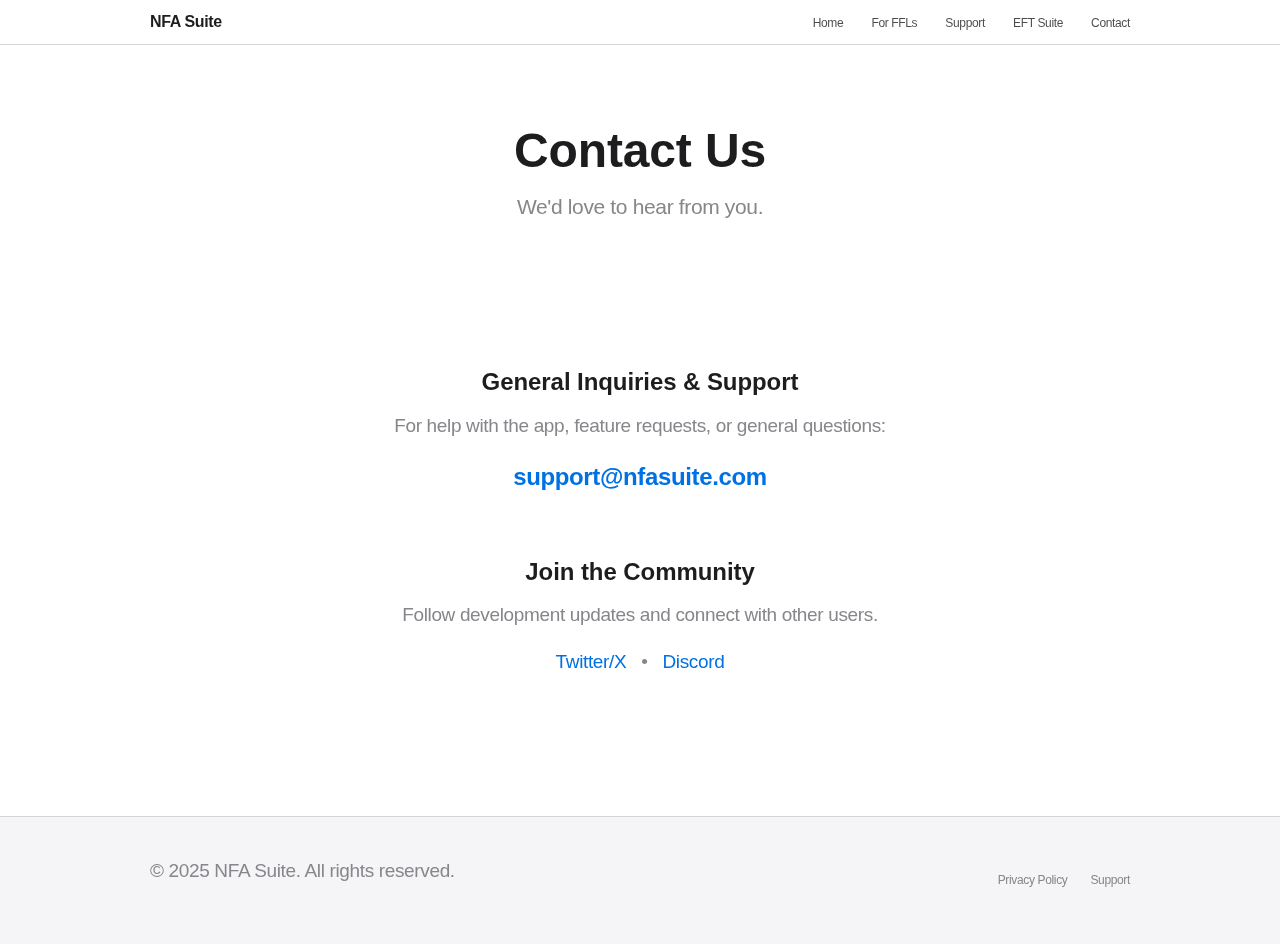
<file: contact.html>
<!DOCTYPE html>
<html lang="en">

<head>
    <meta charset="UTF-8" />
    <meta name="viewport" content="width=device-width, initial-scale=1.0" />
    <title>Contact — NFA Suite</title>
    <link rel="stylesheet" href="css/style.css" />
</head>

<body>

    <header class="global-nav">
        <div class="nav-container">
            <a href="index.html" class="logo">NFA Suite</a>
            <nav class="nav-links">
                <a href="index.html">Home</a>
                <a href="ffl.html">For FFLs</a>
                <a href="support.html">Support</a>
                <a href="eftsuite.html">EFT Suite</a>
                <a href="contact.html">Contact</a>
            </nav>
        </div>
    </header>

    <main>
        <div class="page-header">
            <h1>Contact Us</h1>
            <p>We'd love to hear from you.</p>
        </div>

        <section class="section contact">
            <div style="max-width: 600px; margin: 0 auto; text-align: center;">

                <div style="margin-bottom: 60px;">
                    <h3>General Inquiries & Support</h3>
                    <p>For help with the app, feature requests, or general questions:</p>
                    <a href="mailto:support@nfasuite.com" class="text-link">support@nfasuite.com</a>
                </div>

                <div style="margin-bottom: 60px;">
                    <h3>Join the Community</h3>
                    <p>Follow development updates and connect with other users.</p>
                    <!-- Placeholder links -->
                    <p>
                        <a href="#" style="margin: 0 10px;">Twitter/X</a> •
                        <a href="#" style="margin: 0 10px;">Discord</a>
                    </p>
                </div>

            </div>
        </section>

    </main>

    <footer>
        <div class="footer-content">
            <p>&copy; 2025 NFA Suite. All rights reserved.</p>
            <nav>
                <a href="privacy.html">Privacy Policy</a>
                <a href="support.html">Support</a>
            </nav>
        </div>
    </footer>

</body>

</html>
</file>
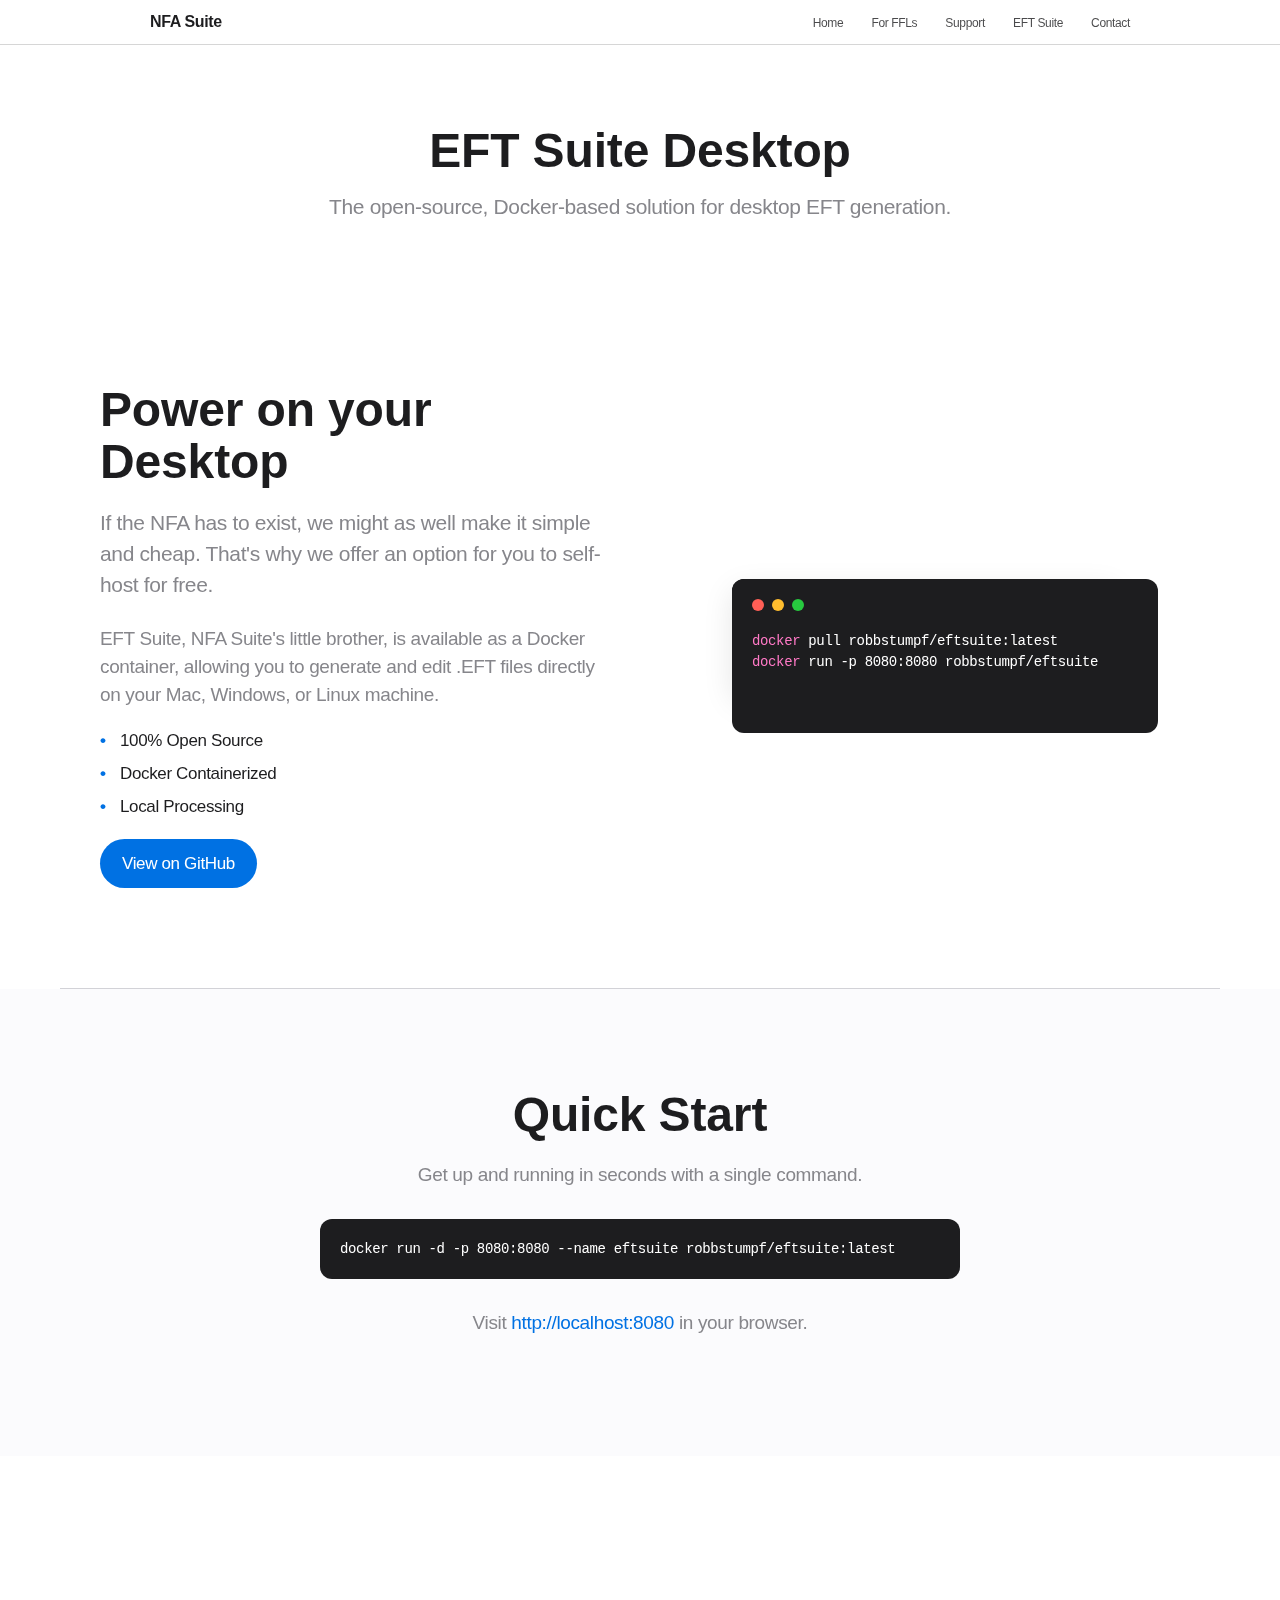
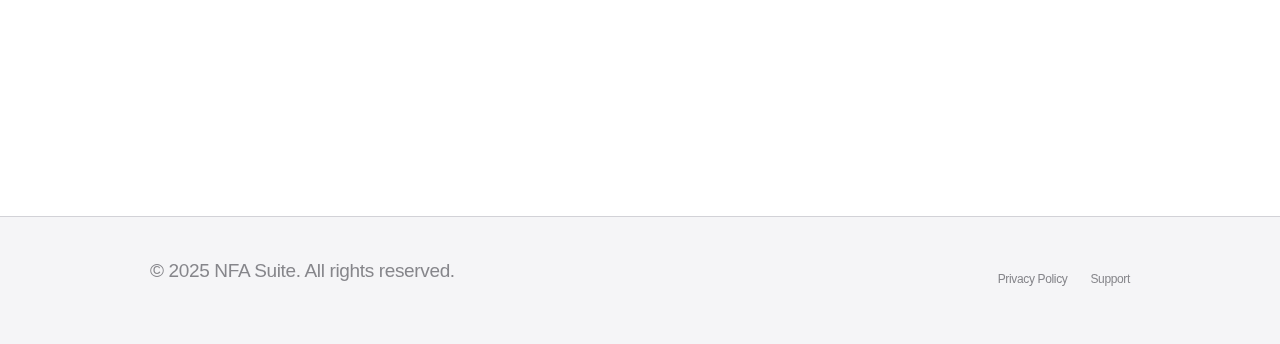
<file: eftsuite.html>
<!DOCTYPE html>
<html lang="en">

<head>
    <meta charset="UTF-8" />
    <meta name="viewport" content="width=device-width, initial-scale=1.0" />
    <title>EFT Suite — Open Source</title>
    <link rel="stylesheet" href="css/style.css" />
</head>

<body>

    <header class="global-nav">
        <div class="nav-container">
            <a href="index.html" class="logo">NFA Suite</a>
            <nav class="nav-links">
                <a href="index.html">Home</a>
                <a href="ffl.html">For FFLs</a>
                <a href="support.html">Support</a>
                <a href="eftsuite.html">EFT Suite</a>
                <a href="contact.html">Contact</a>
            </nav>
        </div>
    </header>

    <main>
        <div class="page-header">
            <h1>EFT Suite Desktop</h1>
            <p>The open-source, Docker-based solution for desktop EFT generation.</p>
        </div>

        <section class="section feature-section">
            <div class="feature-content">
                <h2>Power on your Desktop</h2>
                <p class="feature-desc">If the NFA has to exist, we might as well make it simple and cheap.
                    That's why we offer an
                    option for you to self-host for free.</p>
                <p>EFT Suite, NFA Suite's little brother, is available as a Docker container, allowing
                    you to generate and edit .EFT files directly on your Mac, Windows, or Linux machine.</p>
                <ul class="feature-list">
                    <li>100% Open Source</li>
                    <li>Docker Containerized</li>
                    <li>Local Processing</li>
                </ul>
                <div class="cta-container">
                    <a class="cta" href="https://github.com/Robbbbbbbbb/EFTSuite-Public" target="_blank">View on
                        GitHub</a>
                </div>
            </div>
            <div class="feature-visual">
                <figure class="iphone17pm"
                    style="border-radius: 12px; aspect-ratio: auto; --frame-w: auto; max-width: 100%; box-shadow: 0 10px 30px rgba(0,0,0,0.1); padding: 0;">
                    <!-- Using a generic image or reusing one, but 'iphone17pm' class forces phone shape. 
                  I'll override the style for a desktop look or just use a screenshot if available. 
                  Since I don't have a desktop screenshot, I'll use the logo or just text visual.
                  Actually, I'll modify the visual to be a simple terminal block representation or icon. -->
                    <div style="background: #1d1d1f; border-radius: 12px; padding: 20px; width: 100%; height: 100%;">
                        <div style="display:flex; gap:8px; margin-bottom: 20px;">
                            <div style="width:12px; height:12px; background:#ff5f56; border-radius:50%"></div>
                            <div style="width:12px; height:12px; background:#ffbd2e; border-radius:50%"></div>
                            <div style="width:12px; height:12px; background:#27c93f; border-radius:50%"></div>
                        </div>
                        <div style="color: #fff; font-family: monospace; font-size: 14px; line-height: 1.5;">
                            <span style="color: #ff79c6">docker</span> pull robbstumpf/eftsuite:latest<br>
                            <span style="color: #ff79c6">docker</span> run -p 8080:8080 robbstumpf/eftsuite
                        </div>
                    </div>
                </figure>
            </div>
        </section>

        <div class="cloud-section">
            <h2>Quick Start</h2>
            <p style="margin-top: 10px; color: var(--text-secondary);">Get up and running in seconds with a single
                command.</p>

            <div class="code-block">
                docker run -d -p 8080:8080 --name eftsuite robbstumpf/eftsuite:latest
            </div>

            <p>Visit <a href="http://localhost:8080">http://localhost:8080</a> in your browser.</p>
        </div>
        <p>
        <center><iframe width="560" height="315" src="https://www.youtube.com/embed/m2ChC39ORSY?si=_TuDVAz18fcVAqps" title="YouTube video player" frameborder="0" allow="accelerometer; autoplay; clipboard-write; encrypted-media; gyroscope; picture-in-picture; web-share" referrerpolicy="strict-origin-when-cross-origin" allowfullscreen></iframe></center>
        </p>
    </main>

    <footer>
        <div class="footer-content">
            <p>&copy; 2025 NFA Suite. All rights reserved.</p>
            <nav>
                <a href="privacy.html">Privacy Policy</a>
                <a href="support.html">Support</a>
            </nav>
        </div>
    </footer>

</body>

</html>
</file>
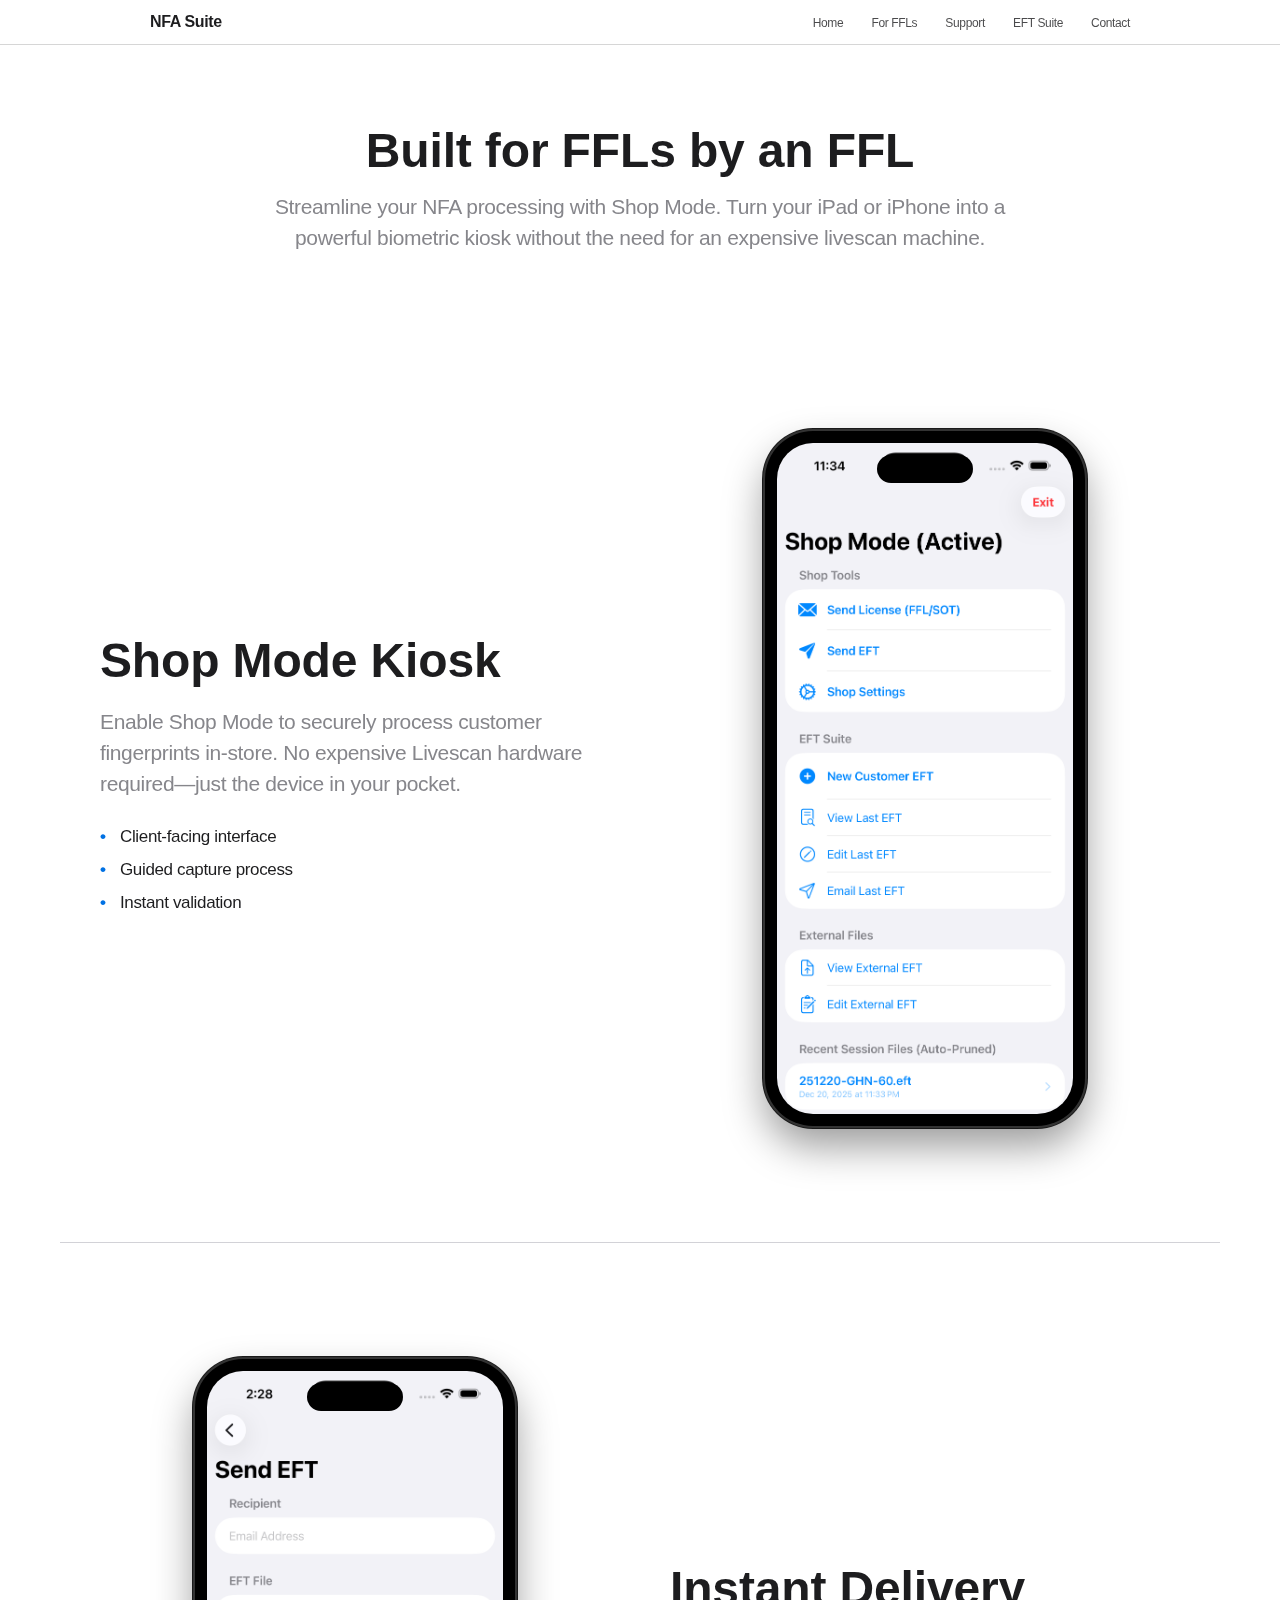
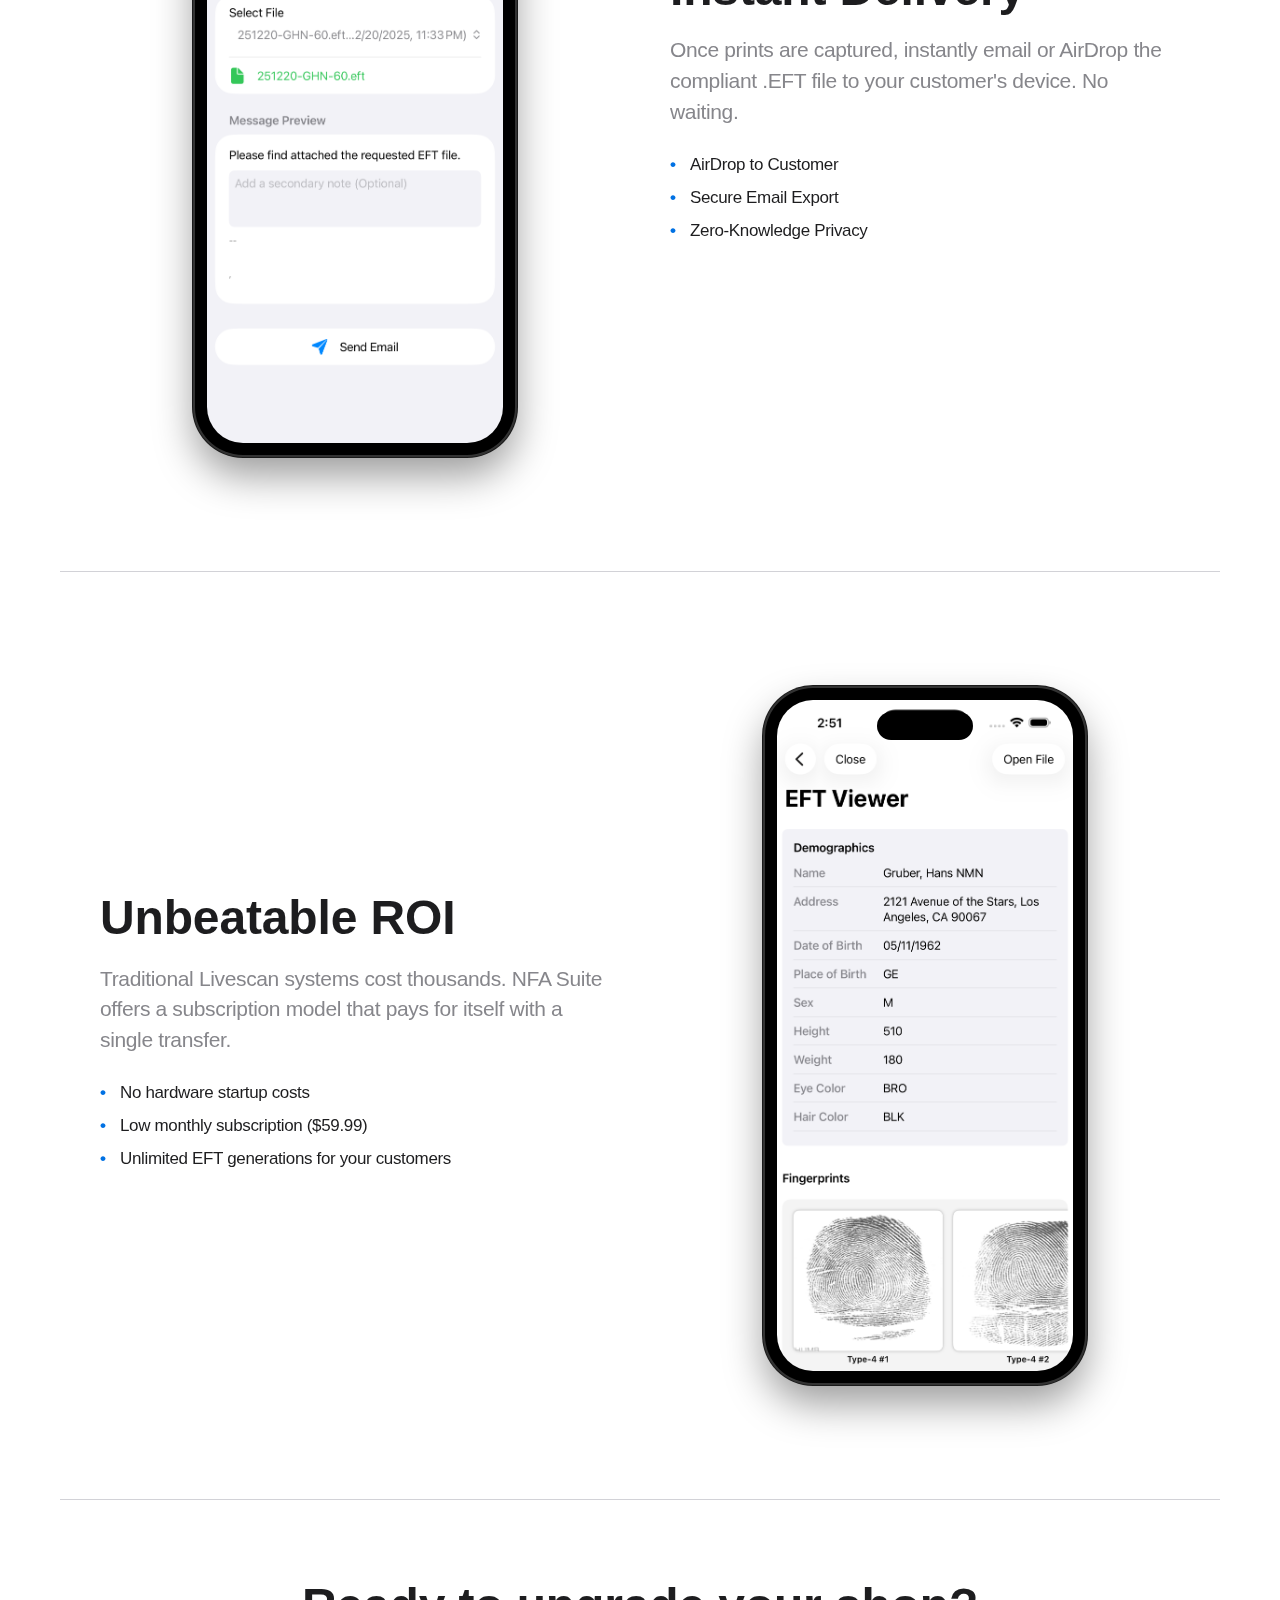
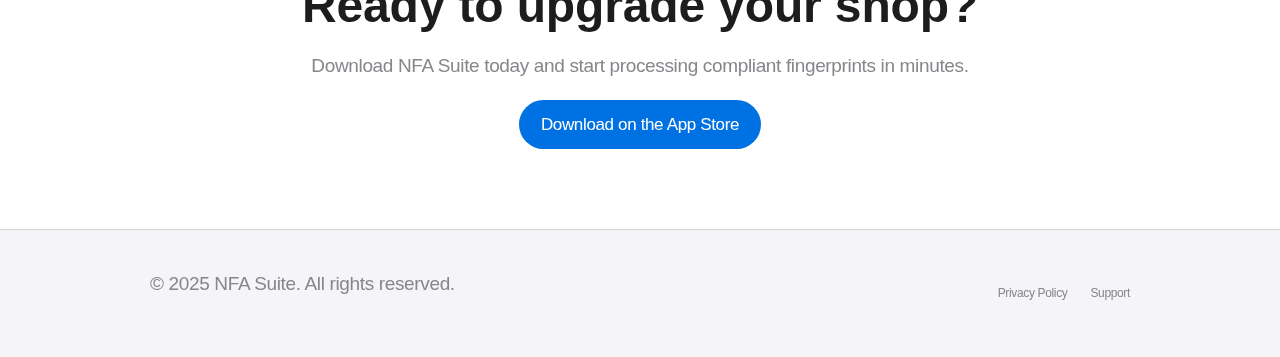
<file: ffl.html>
<!DOCTYPE html>
<html lang="en">

<head>
    <meta charset="UTF-8" />
    <meta name="viewport" content="width=device-width, initial-scale=1.0" />
    <title>For FFLs — NFA Suite</title>
    <link rel="stylesheet" href="css/style.css" />
</head>

<body>

    <header class="global-nav">
        <div class="nav-container">
            <a href="index.html" class="logo">NFA Suite</a>
            <nav class="nav-links">
                <a href="index.html">Home</a>
                <a href="ffl.html">For FFLs</a>
                <a href="support.html">Support</a>
                <a href="eftsuite.html">EFT Suite</a>
                <a href="contact.html">Contact</a>
            </nav>
        </div>
    </header>

    <main>
        <div class="page-header">
            <h1>Built for FFLs by an FFL</h1>
            <p>Streamline your NFA processing with Shop Mode. Turn your iPad or iPhone into a powerful biometric kiosk
                without the need for an expensive livescan machine.
            </p>
        </div>

        <!-- Feature 1: Shop Mode -->
        <section class="section feature-section">
            <div class="feature-content">
                <h2>Shop Mode Kiosk</h2>
                <p class="feature-desc">Enable Shop Mode to securely process customer fingerprints in-store. No
                    expensive Livescan hardware required—just the device in your pocket.</p>
                <ul class="feature-list">
                    <li>Client-facing interface</li>
                    <li>Guided capture process</li>
                    <li>Instant validation</li>
                </ul>
            </div>
            <div class="feature-visual">
                <figure class="iphone17pm">
                    <div class="dynamic-island"></div>
                    <img src="assets/Shop-View.png" alt="Shop Mode Interface" />
                </figure>
            </div>
        </section>

        <!-- Feature 2: AirDrop & Ejection -->
        <section class="section feature-section alt">
            <div class="feature-content">
                <h2>Instant Delivery</h2>
                <p class="feature-desc">Once prints are captured, instantly email or AirDrop the compliant .EFT file to
                    your
                    customer's device. No waiting.</p>
                <ul class="feature-list">
                    <li>AirDrop to Customer</li>
                    <li>Secure Email Export</li>
                    <li>Zero-Knowledge Privacy</li>
                </ul>
            </div>
            <div class="feature-visual">
                <figure class="iphone17pm">
                    <div class="dynamic-island"></div>
                    <img src="assets/SendEFT.png" alt="Delivery Interface" />
                </figure>
            </div>
        </section>

        <!-- Feature 3: Cost Savings -->
        <section class="section feature-section">
            <div class="feature-content">
                <h2>Unbeatable ROI</h2>
                <p class="feature-desc">Traditional Livescan systems cost thousands. NFA Suite offers a subscription
                    model that pays for itself with a single transfer.</p>
                <ul class="feature-list">
                    <li>No hardware startup costs</li>
                    <li>Low monthly subscription ($59.99)</li>
                    <li>Unlimited EFT generations for your customers</li>
                </ul>
            </div>
            <div class="feature-visual">
                <figure class="iphone17pm">
                    <div class="dynamic-island"></div>
                    <img src="assets/EFTView.png" alt="EFT View" />
                </figure>
            </div>
        </section>

        <section class="section contact">
            <h2>Ready to upgrade your shop?</h2>
            <p>Download NFA Suite today and start processing compliant fingerprints in minutes.</p>
            <div class="cta-container">
                <a class="cta" href="#">Download on the App Store</a>
            </div>
        </section>

    </main>

    <footer>
        <div class="footer-content">
            <p>&copy; 2025 NFA Suite. All rights reserved.</p>
            <nav>
                <a href="privacy.html">Privacy Policy</a>
                <a href="support.html">Support</a>
            </nav>
        </div>
    </footer>

</body>

</html>
</file>
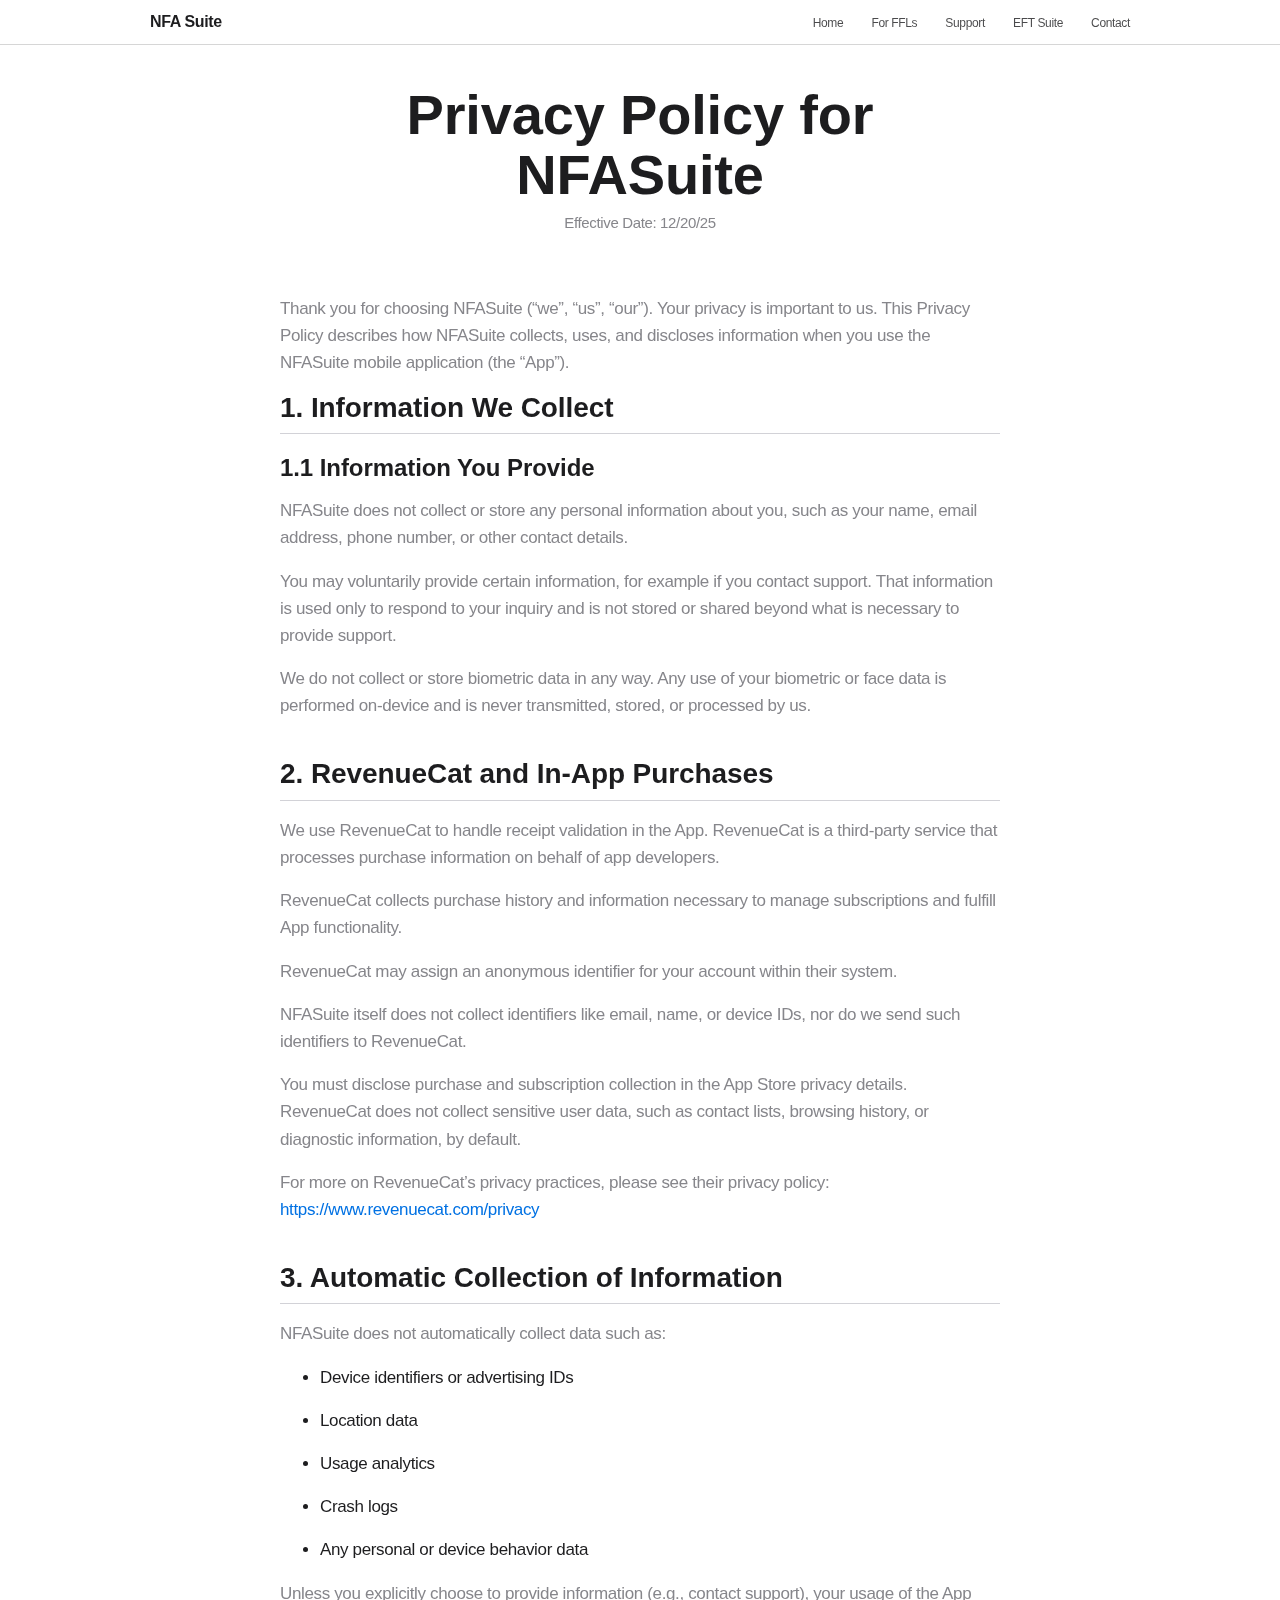
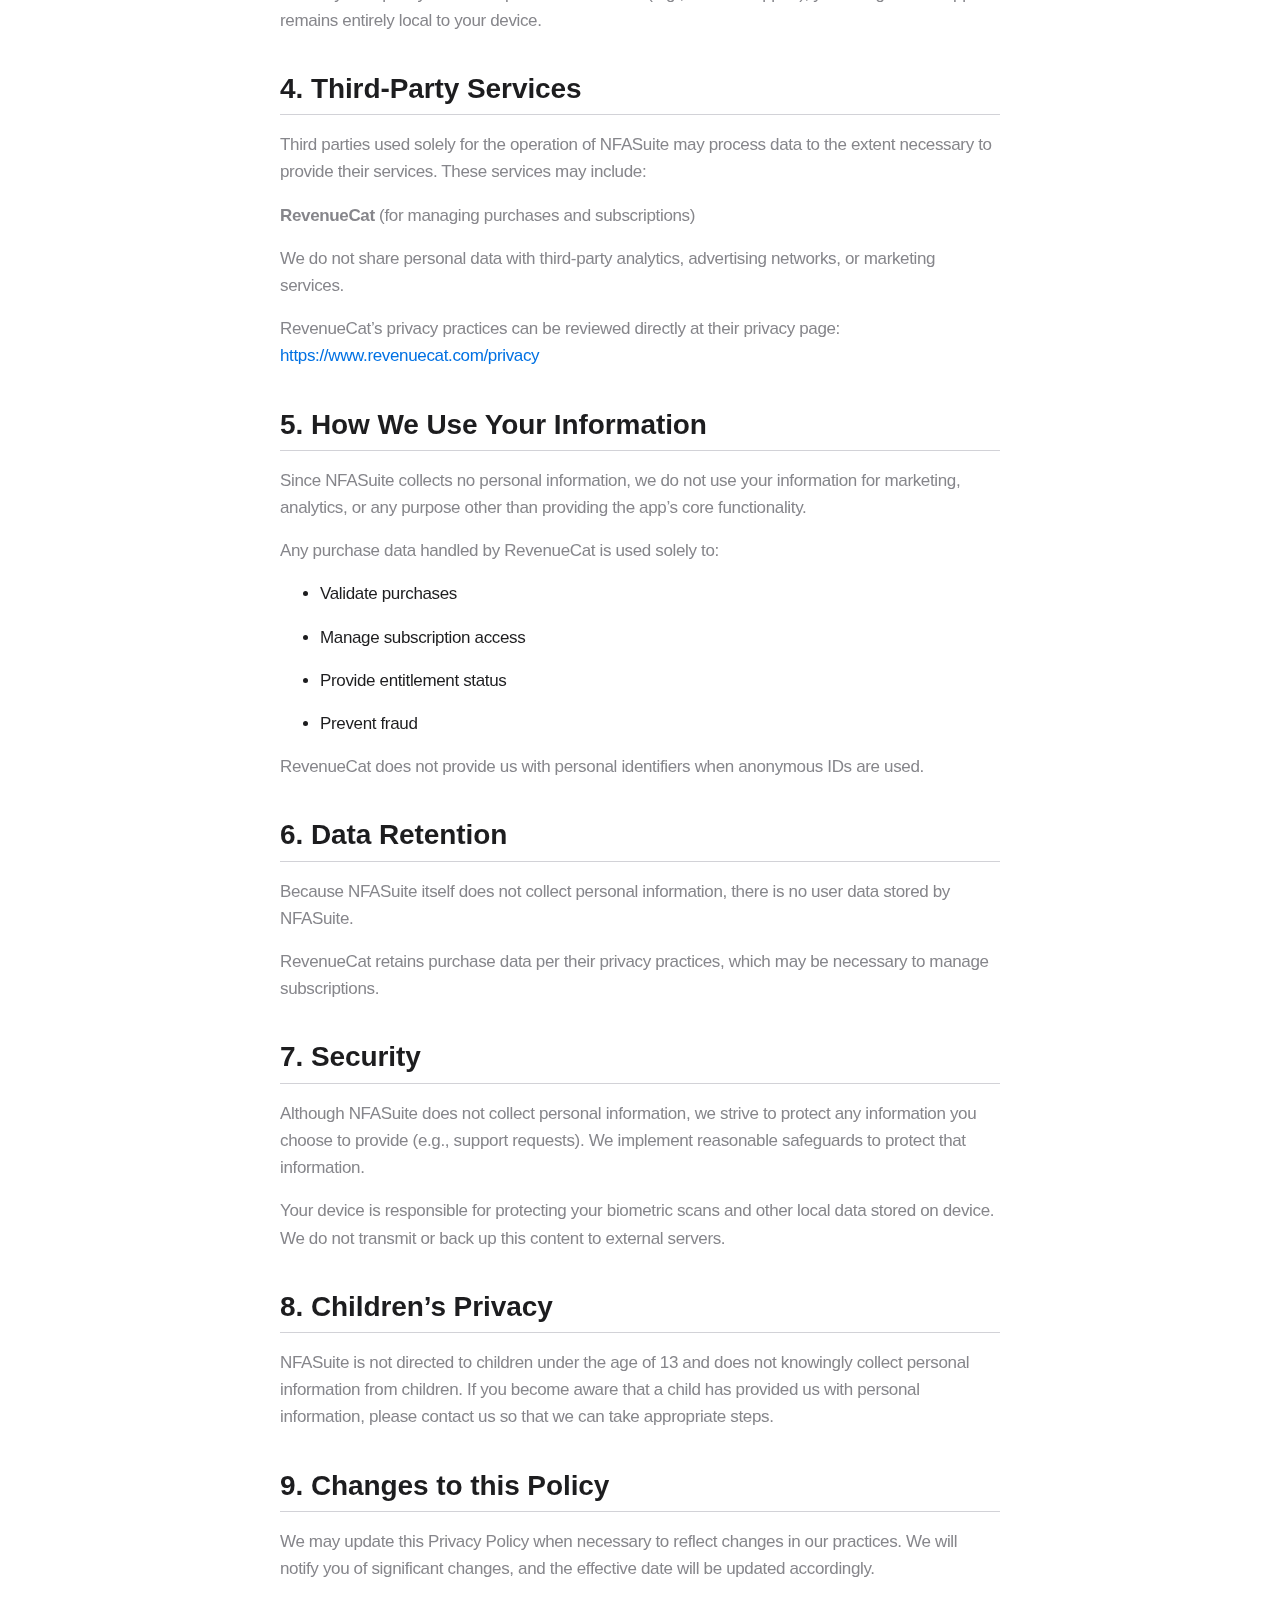
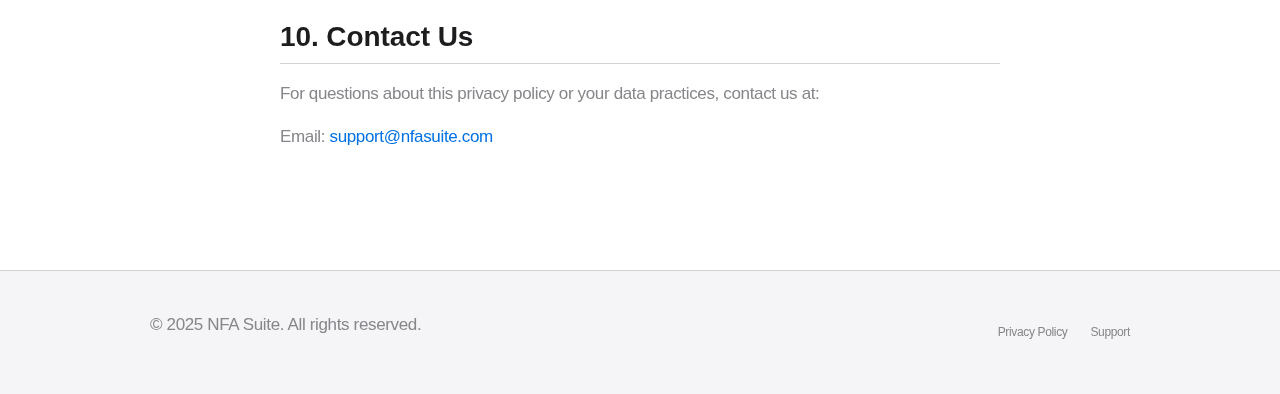
<file: privacy.html>
<!DOCTYPE html>
<html lang="en">

<head>
  <meta charset="UTF-8" />
  <meta name="viewport" content="width=device-width, initial-scale=1.0" />
  <title>Privacy Policy — NFA Suite</title>
  <link rel="stylesheet" href="css/style.css" />
</head>

<body class="page-privacy">

  <header class="global-nav">
    <div class="nav-container">
      <a href="index.html" class="logo">NFA Suite</a>
      <nav class="nav-links">
        <a href="index.html">Home</a>
        <a href="ffl.html">For FFLs</a>
        <a href="support.html">Support</a>
        <a href="eftsuite.html">EFT Suite</a>
        <a href="contact.html">Contact</a>
      </nav>
    </div>
  </header>

  <main class="content-container">
    <h1>Privacy Policy for NFASuite</h1>
    <p class="effective-date">Effective Date: 12/20/25</p>

    <p>Thank you for choosing NFASuite (“we”, “us”, “our”). Your privacy is important to us. This Privacy Policy
      describes how NFASuite collects, uses, and discloses information when you use the NFASuite mobile application (the
      “App”).</p>

    <section>
      <h2>1. Information We Collect</h2>
      <h3>1.1 Information You Provide</h3>
      <p>NFASuite does not collect or store any personal information about you, such as your name, email address, phone
        number, or other contact details.</p>
      <p>You may voluntarily provide certain information, for example if you contact support. That information is used
        only to respond to your inquiry and is not stored or shared beyond what is necessary to provide support.</p>
      <p>We do not collect or store biometric data in any way. Any use of your biometric or face data is performed on-device
        and is never transmitted, stored, or processed by us.</p>
    </section>

    <section>
      <h2>2. RevenueCat and In-App Purchases</h2>
      <p>We use RevenueCat to handle receipt validation in the App. RevenueCat is a third-party service that processes
        purchase information on behalf of app developers.</p>
      <p>RevenueCat collects purchase history and information necessary to manage subscriptions and fulfill App
        functionality.</p>
      <p>RevenueCat may assign an anonymous identifier for your account within their system.</p>
      <p>NFASuite itself does not collect identifiers like email, name, or device IDs, nor do we send such identifiers
        to RevenueCat.</p>
      <p>You must disclose purchase and subscription collection in the App Store privacy details. RevenueCat does not
        collect sensitive user data, such as contact lists, browsing history, or diagnostic information, by default.</p>
      <p>For more on RevenueCat’s privacy practices, please see their privacy policy: <a
          href="https://www.revenuecat.com/privacy" target="_blank">https://www.revenuecat.com/privacy</a></p>
    </section>

    <section>
      <h2>3. Automatic Collection of Information</h2>
      <p>NFASuite does not automatically collect data such as:</p>
      <ul>
        <li>Device identifiers or advertising IDs</li>
        <li>Location data</li>
        <li>Usage analytics</li>
        <li>Crash logs</li>
        <li>Any personal or device behavior data</li>
      </ul>
      <p>Unless you explicitly choose to provide information (e.g., contact support), your usage of the App remains
        entirely local to your device.</p>
    </section>

    <section>
      <h2>4. Third-Party Services</h2>
      <p>Third parties used solely for the operation of NFASuite may process data to the extent necessary to provide
        their services. These services may include:</p>
      <p><strong>RevenueCat</strong> (for managing purchases and subscriptions)</p>
      <p>We do not share personal data with third-party analytics, advertising networks, or marketing services.</p>
      <p>RevenueCat’s privacy practices can be reviewed directly at their privacy page: <a
          href="https://www.revenuecat.com/privacy" target="_blank">https://www.revenuecat.com/privacy</a></p>
    </section>

    <section>
      <h2>5. How We Use Your Information</h2>
      <p>Since NFASuite collects no personal information, we do not use your information for marketing, analytics, or
        any purpose other than providing the app’s core functionality.</p>
      <p>Any purchase data handled by RevenueCat is used solely to:</p>
      <ul>
        <li>Validate purchases</li>
        <li>Manage subscription access</li>
        <li>Provide entitlement status</li>
        <li>Prevent fraud</li>
      </ul>
      <p>RevenueCat does not provide us with personal identifiers when anonymous IDs are used.</p>
    </section>

    <section>
      <h2>6. Data Retention</h2>
      <p>Because NFASuite itself does not collect personal information, there is no user data stored by NFASuite.</p>
      <p>RevenueCat retains purchase data per their privacy practices, which may be necessary to manage subscriptions.
      </p>
    </section>

    <section>
      <h2>7. Security</h2>
      <p>Although NFASuite does not collect personal information, we strive to protect any information you choose to
        provide (e.g., support requests). We implement reasonable safeguards to protect that information.</p>
      <p>Your device is responsible for protecting your biometric scans and other local data stored on device. We do not
        transmit or back up this content to external servers.</p>
    </section>

    <section>
      <h2>8. Children’s Privacy</h2>
      <p>NFASuite is not directed to children under the age of 13 and does not knowingly collect personal information
        from children. If you become aware that a child has provided us with personal information, please contact us so
        that we can take appropriate steps.</p>
    </section>

    <section>
      <h2>9. Changes to this Policy</h2>
      <p>We may update this Privacy Policy when necessary to reflect changes in our practices. We will notify you of
        significant changes, and the effective date will be updated accordingly.</p>
    </section>

    <section>
      <h2>10. Contact Us</h2>
      <p>For questions about this privacy policy or your data practices, contact us at:</p>
      <p>Email: <a href="mailto:support@nfasuite.com">support@nfasuite.com</a></p>
    </section>

  </main>

  <footer>
    <div class="footer-content">
      <p>&copy; 2025 NFA Suite. All rights reserved.</p>
      <nav>
        <a href="privacy.html">Privacy Policy</a>
        <a href="support.html">Support</a>
      </nav>
    </div>
  </footer>

</body>

</html>
</file>
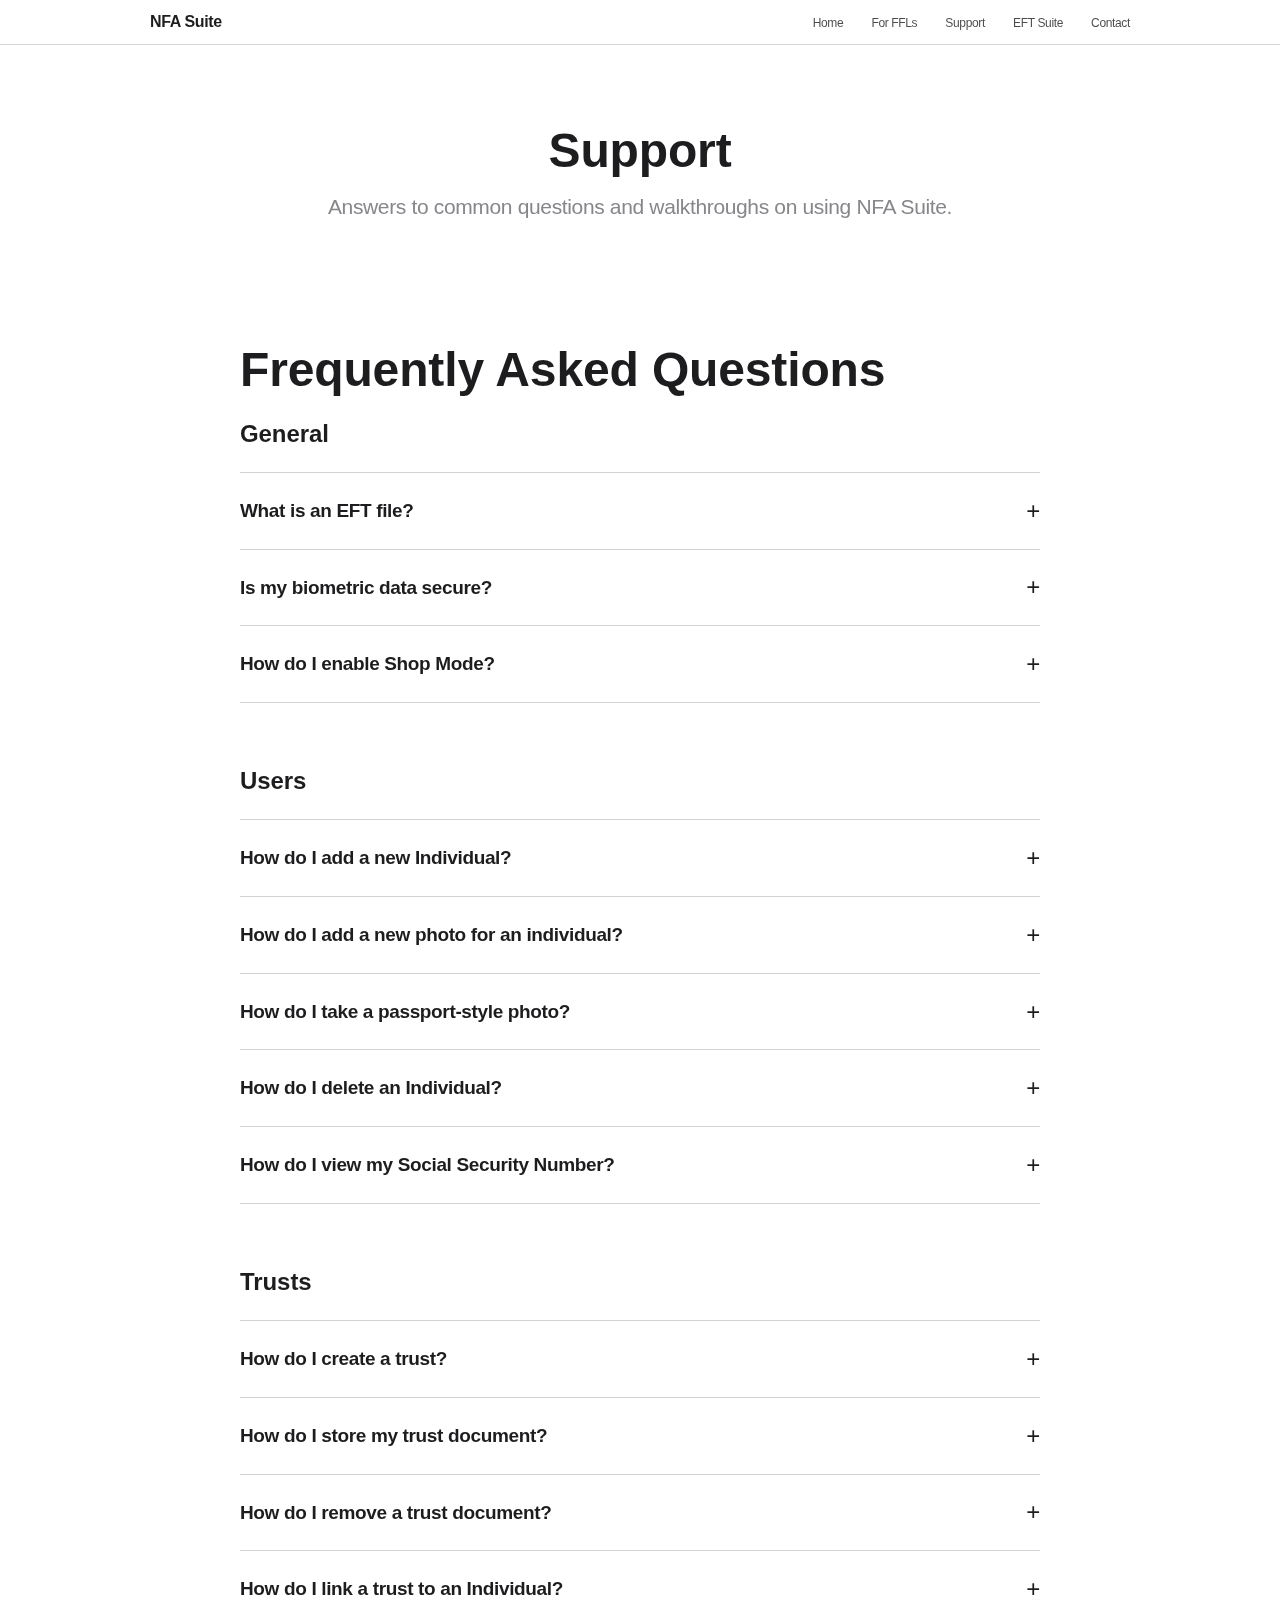
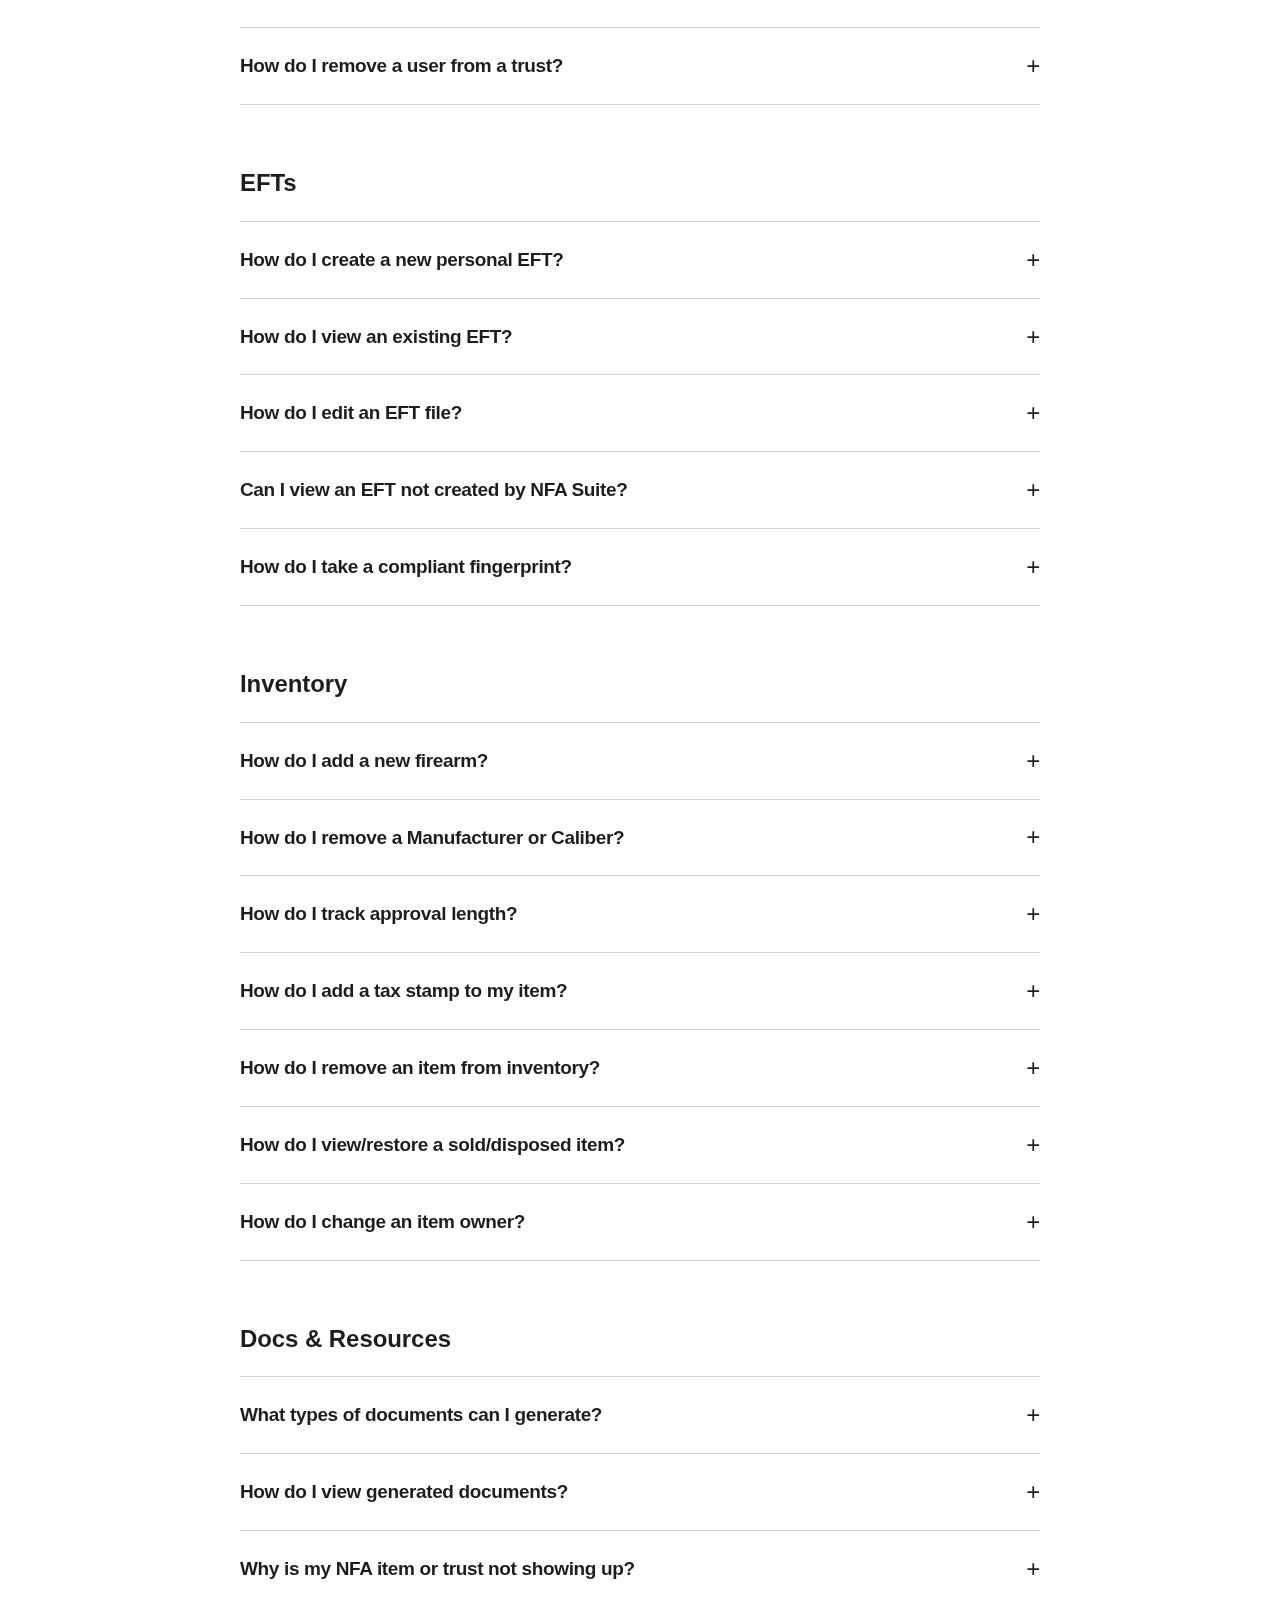
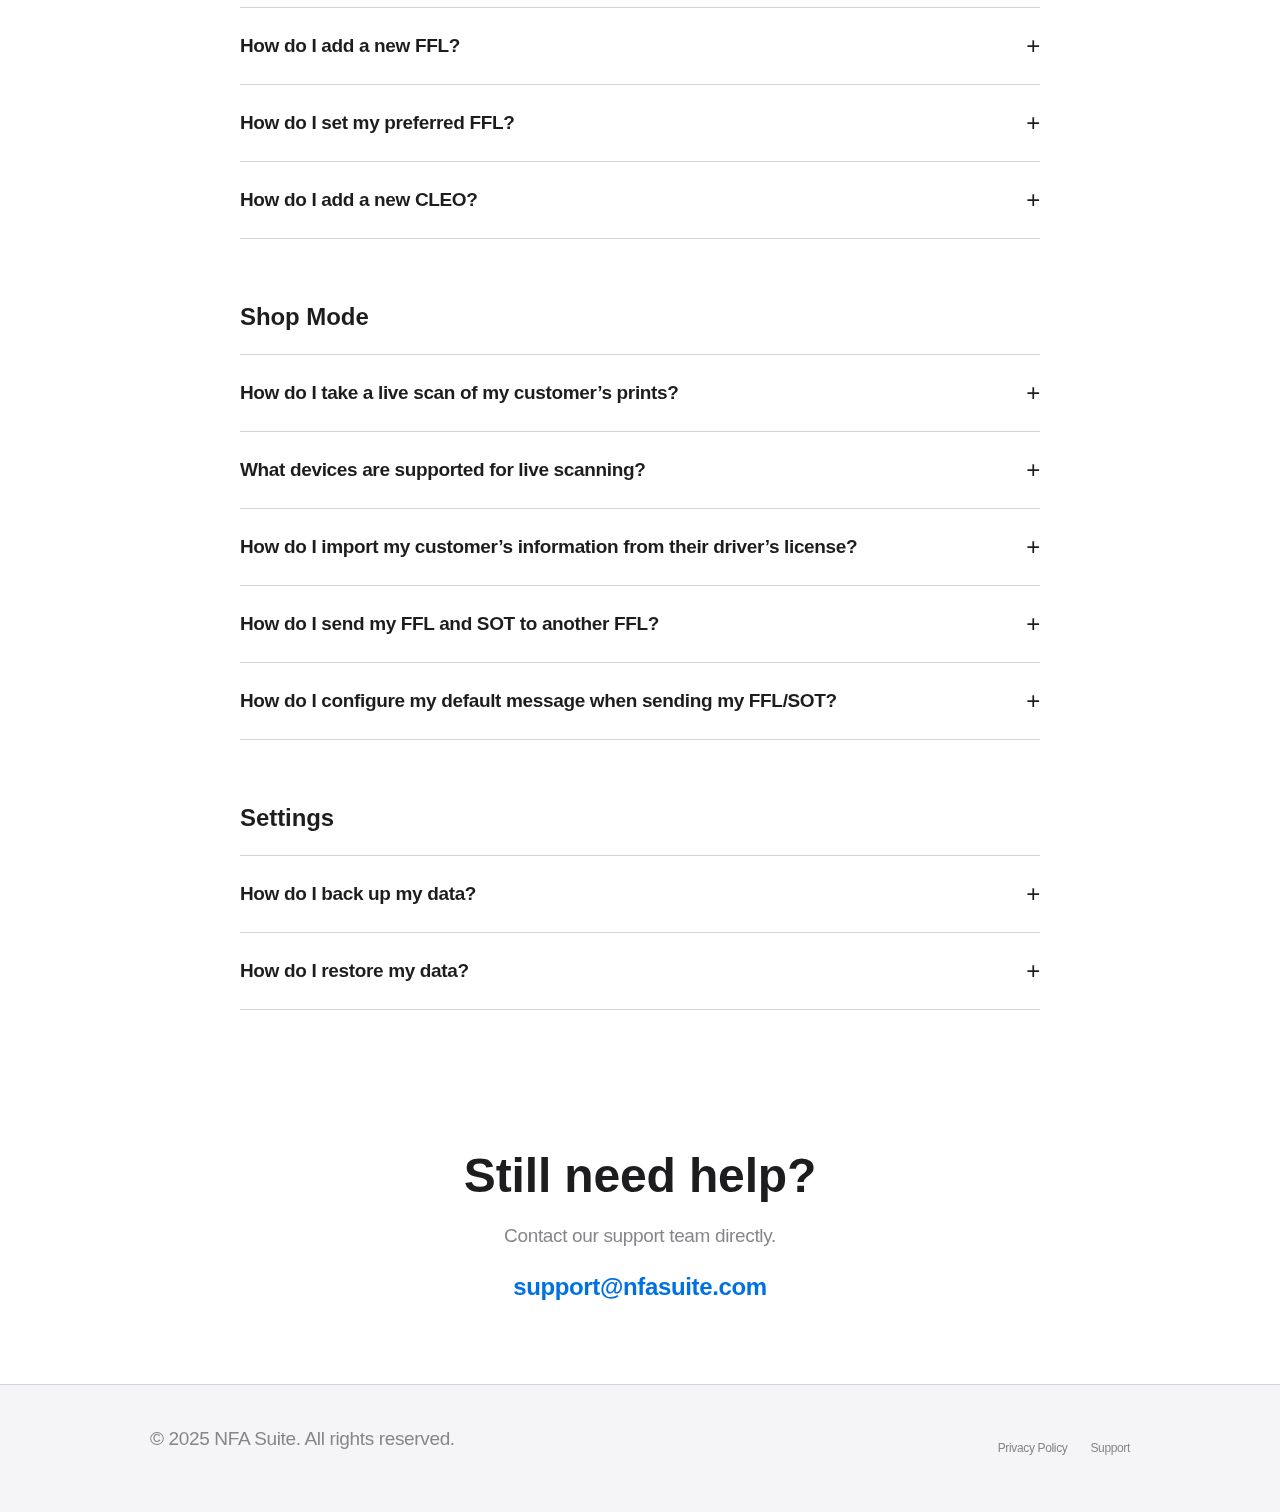
<file: support.html>
<!DOCTYPE html>
<html lang="en">

<head>
    <meta charset="UTF-8" />
    <meta name="viewport" content="width=device-width, initial-scale=1.0" />
    <title>Support — NFA Suite</title>
    <link rel="stylesheet" href="css/style.css" />
</head>

<body>

    <header class="global-nav">
        <div class="nav-container">
            <a href="index.html" class="logo">NFA Suite</a>
            <nav class="nav-links">
                <a href="index.html">Home</a>
                <a href="ffl.html">For FFLs</a>
                <a href="support.html">Support</a>
                <a href="eftsuite.html">EFT Suite</a>
                <a href="contact.html">Contact</a>
            </nav>
        </div>
    </header>

    <main>
        <div class="page-header">
            <h1>Support</h1>
            <p>Answers to common questions and walkthroughs on using NFA Suite.</p>
        </div>

        <div class="faq-container">
            <h2>Frequently Asked Questions</h2>

            <div class="faq-group">
                <h3>General</h3>
                <details>
                    <summary>What is an EFT file?</summary>
                    <p>An EFT (Electronic Fingerprint Transmission) file is a standard digital format created by the FBI
                        for
                        fingerprint data. NFA Suite allows you to create these files using your iPhone's camera, which
                        you
                        can then upload directly to the ATF eForms portal.</p>
                </details>

                <details>
                    <summary>Is my biometric data secure?</summary>
                    <p>Absolutely. NFA Suite processes all biometric data locally on your device using Apple's Neural
                        Engine. We never upload your fingerprints to any cloud server. Your data stays yours.</p>
                </details>

                <details>
                    <summary>How do I enable Shop Mode?</summary>
                    <p>Shop Mode is designed for FFLs. To enable it, go to Settings within the app and select "Shop
                        Mode".
                        You will need an active subscription to access these features.</p>
                </details>
            </div>

            <div class="faq-group">
                <h3>Users</h3>
                <details>
                    <summary>How do I add a new Individual?</summary>
                    <ul>
                        <li>Tap <strong>Users</strong> &gt; <strong>+</strong> (add)</li>
                        <li>Fill out the relevant demographic details</li>
                    </ul>
                    <p><em>Note: Make sure that the details are accurate, as they can be used to generate EFTs
                            later.</em>
                    </p>
                </details>

                <details>
                    <summary>How do I add a new photo for an individual?</summary>
                    <ul>
                        <li>Tap <strong>Users</strong> &gt; <strong>Name</strong></li>
                        <li>You can now either select an existing photo or create a new passport-style photo using the
                            <strong>“…”</strong> &gt; <strong>Photo Editor</strong>
                        </li>
                    </ul>
                </details>

                <details>
                    <summary>How do I take a passport-style photo?</summary>
                    <ul>
                        <li>Create your user profile</li>
                        <li>From the user profile (<strong>Users</strong> &gt; <strong>Name</strong>) Click
                            <strong>“…”</strong> &gt; <strong>Photo Editor</strong>
                        </li>
                        <li>Follow the prompts to upload or take a photo.</li>
                        <li>Position your face within the guide (you can toggle it using the toggle on the toggle switch
                            in the camera view), or pinch-zoom your face if editing a photo</li>
                        <li>Click “Remove Background”</li>
                    </ul>
                    <p><em>Tip: Make sure all coverings on your head/face (like hats and glasses) are removed and you
                            take your photo in good lighting.</em></p>
                </details>

                <details>
                    <summary>How do I delete an Individual?</summary>
                    <p>From the Users view, swipe left on the user and tap “Delete”.</p>
                </details>

                <details>
                    <summary>How do I view my Social Security Number?</summary>
                    <p>You must authenticate with FaceID (if enrolled) or a passcode.</p>
                </details>
            </div>

            <div class="faq-group">
                <h3>Trusts</h3>
                <details>
                    <summary>How do I create a trust?</summary>
                    <ul>
                        <li>Navigate to <strong>Trusts</strong> &gt; and tap <strong>“+”</strong> (add)</li>
                        <li>Fill out the necessary information and save the Trust</li>
                    </ul>
                </details>

                <details>
                    <summary>How do I store my trust document?</summary>
                    <ul>
                        <li>Navigate to <strong>Trusts</strong> &gt; <strong>Trust name</strong></li>
                        <li>Scroll down to Trust Document</li>
                        <li>Click “Attach Trust PDF”</li>
                    </ul>
                </details>

                <details>
                    <summary>How do I remove a trust document?</summary>
                    <ul>
                        <li>Navigate to <strong>Trusts</strong> &gt; <strong>Trust name</strong></li>
                        <li>Scroll down to Trust Document</li>
                        <li>Swipe left and tap “Delete”</li>
                    </ul>
                </details>

                <details>
                    <summary>How do I link a trust to an Individual?</summary>
                    <ul>
                        <li>Navigate to the Trusts view</li>
                        <li>Pull up a trust (or create a new Trust)</li>
                        <li>Tap “Add Member”</li>
                        <li>Select your Individual</li>
                        <li>Select their role in the trust (Grantor/Settlor, Trustee, or Beneficiary)</li>
                        <li>Click Add</li>
                    </ul>
                </details>

                <details>
                    <summary>How do I remove a user from a trust?</summary>
                    <ul>
                        <li>Navigate to <strong>Trusts</strong> &gt; <strong>Trust name</strong></li>
                        <li>Scroll down to Members</li>
                        <li>Swipe left and tap “Delete”</li>
                    </ul>
                </details>
            </div>

            <div class="faq-group">
                <h3>EFTs</h3>
                <details>
                    <summary>How do I create a new personal EFT?</summary>
                    <ol>
                        <li>From the home screen of NFA Suite, tap <strong>EFTs</strong> &gt; <strong>Start New
                                EFT</strong></li>
                        <li>You can now choose one of three ways to capture your FD-258 card:
                            <ul>
                                <li><strong>Select photo:</strong> Import an existing photo or scan of your EFT</li>
                                <li><strong>Select PDF:</strong> Import an existing PDF scan of your EFT</li>
                                <li><strong>Take Photo:</strong> This will allow you to take a photo of your FD258 and
                                    line up the prints using a built-in grid.</li>
                            </ul>
                        </li>
                        <li><strong>Crop and Rotate:</strong> You can now adjust the rotation and brightness/contrast of
                            your prints. Aim to get as much white space as possible (turn up the brightness) and
                            contrast without making the prints appear blotchy</li>
                        <li><strong>Segment prints:</strong> Drag the box over the corresponding finger in each print.
                            Rolled prints are preferred, but flat prints will be accepted.</li>
                        <li><strong>Demographics:</strong> You can now either import your user details from an existing
                            user profile or enter the details manually.
                            <br>To import, click “Load From User Profile”. This will load all of your existing users
                            already created into the Demographics section. Please note that if a user already has an EFT
                            attached to their profile, you will not be able to select that user until you remove the EFT
                            from the profile (User &gt; Select the user &gt; EFT &gt; Remove)
                        </li>
                        <li><strong>Export EFT:</strong> Once everything is filled out and reviewed, you can save and
                            export the EFT.</li>
                    </ol>
                    <p><em>Note: This function does not currently support annotating missing fingers, however, you can
                            place the box on a field where the finger is missing even if it is blank.</em></p>
                </details>

                <details>
                    <summary>How do I view an existing EFT?</summary>
                    <ol>
                        <li>From the home screen of NFA Suite, tap <strong>EFTs</strong> &gt; <strong>View Existing
                                EFT</strong></li>
                        <li>Click <strong>Open EFT File</strong> (Center) or <strong>Open File</strong> (Top Right)</li>
                        <li>Select an EFT file</li>
                    </ol>
                </details>

                <details>
                    <summary>How do I edit an EFT file?</summary>
                    <ol>
                        <li>From the home screen of NFA Suite, tap <strong>EFTs</strong> &gt; <strong>Edit Existing
                                EFT</strong></li>
                        <li>Select the EFT and It will open the next view showing the details in the file</li>
                        <li>Edit any field</li>
                        <li>Export the EFT file</li>
                    </ol>
                    <p><em>Note: This function does not currently support adding, removing, or replacing fingers.</em>
                    </p>
                </details>

                <details>
                    <summary>Can I view an EFT not created by NFA Suite?</summary>
                    <p>Yes! Any EBTS-compliant EFT file can be viewed.</p>
                </details>

                <details>
                    <summary>How do I take a compliant fingerprint?</summary>
                    <p>Ensure your camera lens is clean and you have good lighting. Place your finger on a neutral
                        background. The app will guide you with haptic feedback when the focus and position are correct.
                    </p>
                    <p><em>(Video walkthrough coming soon)</em></p>
                </details>
            </div>

            <div class="faq-group">
                <h3>Inventory</h3>

                <details>
                    <summary>How do I add a new firearm?</summary>
                    <ul>
                        <li>Tap <strong>Inventory</strong> &gt; <strong>+</strong> (add)</li>
                        <li>Fill out the applicable details, add a photo, and add new Manufacturers or Calibers from
                            this section</li>
                        <li>Be sure to add your stamp in this section if already approved</li>
                    </ul>
                </details>

                <details>
                    <summary>How do I remove a Manufacturer or Caliber?</summary>
                    <ul>
                        <li>From the Home Screen, tap the <strong>Gear icon</strong> in the top right corner to enter
                            Settings</li>
                        <li>Scroll to <strong>Manage</strong> &gt; <strong>Manufacturers/Calibers</strong></li>
                        <li>Swipe left on an entry to delete it</li>
                    </ul>
                    <p><em>Note: You must change or delete all associated inventory items associated with a Manufacturer
                            or Caliber before you can delete it.</em></p>
                </details>

                <details>
                    <summary>How do I track approval length?</summary>
                    <ul>
                        <li>In your inventory, navigate and tap on your firearm.</li>
                        <li>Under the calendar section, set the Submitted and (if applicable) approved dates.</li>
                        <li>This will track the number of days between Form 1/4 submission and approval.</li>
                    </ul>
                </details>

                <details>
                    <summary>How do I add a tax stamp to my item?</summary>
                    <ul>
                        <li>Tap <strong>Inventory</strong> &gt; <strong>Your firearm</strong> &gt; <strong>Tax
                                Stamp</strong></li>
                        <li>Click “Upload Tax Stamp”</li>
                        <li>Upload the PDF attached to your approval email or from eForms</li>
                        <li>Be sure to set your approval and acquired date(s) when applicable</li>
                    </ul>
                </details>

                <details>
                    <summary>How do I remove an item from inventory?</summary>
                    <ul>
                        <li>You have two options: Delete or Dispose</li>
                        <li>If deleting, swipe left on your item in the inventory view and click “Delete”</li>
                        <li>If you sold the item, choose Dispose. You will need to set and acquisition date before the
                            disposition field becomes available.</li>
                    </ul>
                </details>

                <details>
                    <summary>How do I view/restore a sold/disposed item?</summary>
                    <ul>
                        <li>Tap <strong>Inventory</strong> &gt; <strong>…</strong> &gt; <strong>View Disposed
                                Items</strong></li>
                        <li>Unset the “Disposed” field to return it to your inventory</li>
                    </ul>
                </details>

                <details>
                    <summary>How do I change an item owner?</summary>
                    <ul>
                        <li>Tap <strong>Inventory</strong> &gt; <strong>Your firearm</strong></li>
                        <li>Scroll down to “Ownership”</li>
                        <li>Set the Ownership Type (Trust/Individual)</li>
                        <li>Set the Owner</li>
                    </ul>
                </details>

            </div>

            <div class="faq-group">
                <h3>Docs & Resources</h3>

                <details>
                    <summary>What types of documents can I generate?</summary>
                    <p>Currently, you can generate 24-month trust extension letters and SBR/SBS configuration changes.
                        More document types will be included in future releases.</p>
                </details>

                <details>
                    <summary>How do I view generated documents?</summary>
                    <p>Tap <strong>Resources</strong> &gt; <strong>Generated Documents</strong></p>
                </details>

                <details>
                    <summary>Why is my NFA item or trust not showing up?</summary>
                    <p>Make sure your trust is created in the Trusts view or NFA item is created in the Inventory view.
                        You will also need to ensure your NFA item is associated with the proper owner (for example, you
                        cannot generate a trust-related document for an item owned by an individual). Be sure your
                        firearm is set to be acquired in the inventory field.</p>
                </details>

                <details>
                    <summary>How do I add a new FFL?</summary>
                    <ul>
                        <li>Tap <strong>Resources</strong> &gt; <strong>My FFLs</strong> &gt; <strong>+</strong> (add)
                        </li>
                        <li>You can now enter your FFL details, select the services your FFL offers, and what detail is
                            displayed on the contact card (Phone number, email, etc)</li>
                        <li>Be sure to link your FFL’s license and SOT, if applicable, to easily send their license to
                            any seller.</li>
                    </ul>
                </details>

                <details>
                    <summary>How do I set my preferred FFL?</summary>
                    <ul>
                        <li>Tap <strong>Resources</strong> &gt; <strong>My FFLs</strong> &gt; <strong>Your preferred
                                FFL’s Name</strong></li>
                        <li>Scroll to the bottom and click “Set as Favorite”</li>
                    </ul>
                </details>

                <details>
                    <summary>How do I add a new CLEO?</summary>
                    <ul>
                        <li>Tap <strong>Resources</strong> &gt; <strong>My CLEOs</strong> &gt; <strong>+</strong> (add)
                        </li>
                        <li>Enter your CLEO’s notification details</li>
                    </ul>
                </details>
            </div>

            <div class="faq-group">
                <h3>Shop Mode</h3>
                <details>
                    <summary>How do I take a live scan of my customer’s prints?</summary>
                    <ul>
                        <li>Navigate to <strong>Shop Mode</strong> &gt; <strong>New EFT (Live Scan)</strong></li>
                        <li>Connect to Portaprint</li>
                        <li>Tap “Start Live Capture”</li>
                    </ul>
                </details>

                <details>
                    <summary>What devices are supported for live scanning?</summary>
                    <p>You must run Portaprint and an Integrated Biometrics Kojak scanner. No other devices are
                        supported at this time.</p>
                </details>

                <details>
                    <summary>How do I import my customer’s information from their driver’s license?</summary>
                    <ul>
                        <li>Open Shop Mode</li>
                        <li>Tap <strong>New EFT (Scan DL + FD-258)</strong></li>
                        <li>Scan the PDF417 barcode on the back of the customer’s license</li>
                    </ul>
                </details>

                <details>
                    <summary>How do I send my FFL and SOT to another FFL?</summary>
                    <ul>
                        <li>Open Shop Mode</li>
                        <li>Under Shop Tools, select <strong>“Send License (FFL/SOT)”</strong></li>
                        <li>Enter the email address any any additional comments (like a customer name or order number)
                        </li>
                        <li>Click “Send Email”</li>
                    </ul>
                    <p><em>NOTE: You must upload your FFL/SOT in Shop Tools &gt; Shop Settings &gt; Documents</em></p>
                </details>

                <details>
                    <summary>How do I configure my default message when sending my FFL/SOT?</summary>
                    <ul>
                        <li>Open Shop Mode</li>
                        <li>Navigate to <strong>Shop Settings</strong> &gt; <strong>Email Configuration</strong></li>
                        <li>Edit the default message</li>
                    </ul>
                </details>
            </div>

            <div class="faq-group">
                <h3>Settings</h3>
                <details>
                    <summary>How do I back up my data?</summary>
                    <ul>
                        <li>Navigate to <strong>Settings</strong> (Gear Icon)</li>
                        <li>Under “Advanced”, tap <strong>“Backup &amp; Restore”</strong></li>
                        <li>Tap “Export Backup”</li>
                        <li>Set the password</li>
                        <li>Choose where to save the backup file</li>
                    </ul>
                    <p><em>IMPORTANT: Do not lose the password to this file. It CANNOT be recovered. Be sure to
                            regularly back up your data.</em></p>
                </details>

                <details>
                    <summary>How do I restore my data?</summary>
                    <ul>
                        <li>Navigate to <strong>Settings</strong> (Gear Icon)</li>
                        <li>Under “Advanced”, tap <strong>“Backup &amp; Restore”</strong></li>
                        <li>Tap “Restore Backup”</li>
                        <li>Enter your password and restore</li>
                    </ul>
                    <p><em>IMPORTANT: This will overwrite all settings and files in NFA Suite. Be careful when
                            restoring.</em></p>
                </details>
            </div>

        </div>

        <section class="section contact">
            <h2>Still need help?</h2>
            <p>Contact our support team directly.</p>
            <a href="mailto:support@nfasuite.com" class="text-link">support@nfasuite.com</a>
        </section>

    </main>

    <footer>
        <div class="footer-content">
            <p>&copy; 2025 NFA Suite. All rights reserved.</p>
            <nav>
                <a href="privacy.html">Privacy Policy</a>
                <a href="support.html">Support</a>
            </nav>
        </div>
    </footer>

</body>

</html>
</file>
<file: css/style.css>
/* Apple-like base styling */
:root {
  --text: #1d1d1f;
  --text-secondary: #86868b;
  --accent: #0071e3;
  --accent-hover: #0077ed;
  --bg-color: #ffffff;
  --bg-secondary: #f5f5f7;
  --border: #d2d2d7;
  --nav-height: 44px;
  --section-spacing: 120px;
}

/* Reset & Base */
html {
  scroll-behavior: smooth;
  -webkit-font-smoothing: antialiased;
  -moz-osx-font-smoothing: grayscale;
}

body {
  font-family: -apple-system, BlinkMacSystemFont, "SF Pro Text", "Helvetica Neue", Arial, sans-serif;
  margin: 0;
  color: var(--text);
  background: var(--bg-color);
  line-height: 1.47059;
  font-weight: 400;
  letter-spacing: -0.022em;
}

/* Typography */
h1,
h2,
h3 {
  margin: 0;
  font-weight: 600;
  letter-spacing: -0.003em;
}

h1 {
  font-size: 56px;
  line-height: 1.07143;
  margin-bottom: 6px;
}

h2 {
  font-size: 48px;
  line-height: 1.08349;
  margin-bottom: 20px;
}

h3 {
  font-size: 24px;
  margin-bottom: 12px;
}

p {
  font-size: 19px;
  color: var(--text-secondary);
  /* Apple uses softer grey for body often */
  margin-top: 0;
}

a {
  text-decoration: none;
  color: var(--accent);
  transition: color 0.2s ease;
}

a:hover {
  text-decoration: underline;
}

/* Navigation */
.global-nav {
  position: sticky;
  top: 0;
  z-index: 999;
  background: rgba(255, 255, 255, 0.8);
  backdrop-filter: saturate(180%) blur(20px);
  -webkit-backdrop-filter: saturate(180%) blur(20px);
  border-bottom: 1px solid rgba(0, 0, 0, 0.16);
  /* Very subtle bottom border */
}

.nav-container {
  max-width: 980px;
  margin: 0 auto;
  padding: 0 20px;
  height: var(--nav-height);
  display: flex;
  align-items: center;
  justify-content: space-between;
}

.logo {
  font-weight: 600;
  color: var(--text);
}

.nav-links a {
  margin-left: 24px;
  font-size: 12px;
  color: var(--text);
  opacity: 0.8;
  font-weight: 400;
  text-decoration: none;
}

.nav-links a:hover {
  opacity: 1;
  text-decoration: none;
  color: var(--accent);
}

/* Main Container */
main {
  overflow-x: hidden;
  /* Prevent horizontal scroll from some animations/images */
}

/* Hero Section */
.hero {
  padding-top: 80px;
  padding-bottom: 60px;
  text-align: center;
  background: #fff;
}

.hero-content {
  max-width: 700px;
  margin: 0 auto 50px;
  padding: 0 20px;
}

.subtitle {
  font-size: 24px;
  font-weight: 500;
  color: var(--text);
  margin-bottom: 10px;
}

.tagline {
  font-size: 19px;
  color: var(--text-secondary);
  margin-bottom: 30px;
}

.cta-container {
  margin-top: 20px;
}

.cta {
  display: inline-block;
  padding: 12px 22px;
  background: var(--accent);
  color: #fff;
  border-radius: 980px;
  /* Pill shape */
  font-size: 17px;
  font-weight: 500;
  transition: background 0.3s;
}

.cta:hover {
  background: var(--accent-hover);
  text-decoration: none;
}

.hero-image-container {
  display: flex;
  justify-content: center;
  padding-bottom: 40px;
}

.hero-phone {
  transform: scale(0.9);
}

/* Feature Sections */
.section {
  padding: var(--section-spacing) 0;
  border-bottom: 1px solid var(--border);
  /* Optional separator */
}

.section:last-child {
  border-bottom: none;
}

/* Make privacy and contact sections simpler */
.privacy-section,
.contact {
  background: var(--bg-secondary);
  border-bottom: none;
}

.feature-section {
  max-width: 1080px;
  margin: 0 auto;
  display: flex;
  align-items: center;
  justify-content: space-between;
  gap: 60px;
  padding: 100px 40px;
}

.feature-content {
  flex: 1;
  text-align: left;
}

.feature-visual {
  flex: 1;
  display: flex;
  justify-content: center;
}

/* Alternating Layout */
.feature-section.alt {
  flex-direction: row-reverse;
}

.feature-desc {
  font-size: 21px;
  color: var(--text-secondary);
  margin-bottom: 24px;
}

.feature-list {
  list-style: none;
  padding: 0;
  margin: 0;
}

.feature-list li {
  font-size: 17px;
  margin-bottom: 8px;
  position: relative;
  padding-left: 20px;
  color: var(--text);
}

.feature-list li::before {
  content: "•";
  /* Or a checkmark */
  color: var(--accent);
  position: absolute;
  left: 0;
  font-weight: bold;
}

/* Privacy Section */
.privacy-section {
  text-align: center;
  padding: 120px 20px;
}

.privacy-content {
  max-width: 800px;
  margin: 0 auto;
}

.privacy-badges {
  display: flex;
  justify-content: center;
  gap: 40px;
  margin-top: 50px;
  flex-wrap: wrap;
}

.badge {
  display: flex;
  flex-direction: column;
  align-items: center;
  gap: 10px;
}

.badge .icon {
  font-size: 40px;
}

.badge span:not(.icon) {
  font-weight: 500;
  font-size: 17px;
}

/* Contact Section */
.contact {
  text-align: center;
  padding: 80px 20px;
  background: #fff;
}

.text-link {
  font-size: 24px;
  font-weight: 600;
}

/* Footer */
footer {
  background: var(--bg-secondary);
  padding: 40px 0;
  font-size: 12px;
  color: var(--text-secondary);
  border-top: 1px solid var(--border);
}

.footer-content {
  max-width: 980px;
  margin: 0 auto;
  padding: 0 20px;
  display: flex;
  justify-content: space-between;
  align-items: center;
}

.footer-content nav a {
  margin-left: 20px;
  color: var(--text-secondary);
  text-decoration: none;
}

.footer-content nav a:hover {
  text-decoration: underline;
  color: var(--text);
}

/* iPhone 17 Pro Max mockup */
.iphone17pm {
  --frame-w: 320px;
  position: relative;
  width: var(--frame-w);
  aspect-ratio: 1320/2868;
  background: #000;
  border-radius: 48px;
  padding: 12px;
  box-shadow:
    0 0 0 2px #333,
    0 0 0 3px #1a1a1a,
    0 20px 40px rgba(0, 0, 0, 0.4);
  /* The border-radius needs to match roughly the screen curve + padding */
  box-sizing: border-box;
}

.iphone17pm img {
  width: 100%;
  height: 100%;
  border-radius: 36px;
  object-fit: cover;
  display: block;
}

.dynamic-island {
  position: absolute;
  top: 24px;
  left: 50%;
  transform: translateX(-50%);
  width: 96px;
  /* Dynamic island size */
  height: 28px;
  background: #000;
  border-radius: 20px;
  z-index: 10;
}

.iphone17pm.landscape {
  --frame-w: 700px;
  aspect-ratio: 2868/1320;
}

.iphone17pm.landscape .dynamic-island {
  top: 50%;
  left: 24px;
  right: auto;
  transform: translateY(-50%);
  width: 28px;
  height: 96px;
}

/* Privacy Page Specifics */
.page-privacy {
  background: #fff;
}

.page-privacy h1 {
  text-align: center;
  margin-top: 40px;
}

.page-privacy .effective-date {
  text-align: center;
  margin-bottom: 60px;
  font-size: 15px;
}

.page-privacy .content-container {
  max-width: 720px;
  margin: 0 auto;
  padding: 0 20px 80px;
}

.page-privacy section {
  margin-bottom: 40px;
}

.page-privacy h2 {
  font-size: 28px;
  margin-bottom: 16px;
  padding-bottom: 10px;
  border-bottom: 1px solid var(--border);
}

.page-privacy p,
.page-privacy li {
  font-size: 17px;
  line-height: 1.6;
  margin-bottom: 16px;
}

/* Cloud Section for EFT Suite */
.cloud-section {
  background: #fbfbfd;
  padding: 100px 20px;
  text-align: center;
}

.code-block {
  background: #1d1d1f;
  color: #fff;
  padding: 20px;
  border-radius: 12px;
  font-family: source-code-pro, Menlo, Monaco, Consolas, "Courier New", monospace;
  font-size: 14px;
  text-align: left;
  max-width: 600px;
  margin: 30px auto;
  overflow-x: auto;
}

/* Accordion (Details/Summary) */
details {
  border-bottom: 1px solid var(--border);
  padding: 24px 0;
}

details:first-child {
  border-top: 1px solid var(--border);
}

summary {
  font-size: 19px;
  font-weight: 600;
  cursor: pointer;
  list-style: none;
  position: relative;
  padding-right: 30px;
}

summary::-webkit-details-marker {
  display: none;
}

summary::after {
  content: "+";
  position: absolute;
  right: 0;
  top: 50%;
  /* Center vertically approx */
  transform: translateY(-50%);
  font-weight: 400;
  font-size: 24px;
  transition: transform 0.2s;
}

details[open] summary::after {
  transform: translateY(-50%) rotate(45deg);
}

details p,
details ul,
details ol {
  margin-top: 16px;
  margin-bottom: 16px;
  font-size: 17px;
  color: var(--text-secondary);
  line-height: 1.6;
}

details ul,
details ol {
  padding-left: 24px;
}

details li {
  margin-bottom: 8px;
}

/* Remove bottom margin from last child to keep spacing clean */
details> :last-child {
  margin-bottom: 0;
}

.faq-container {
  max-width: 800px;
  margin: 60px auto;
  padding: 0 20px;
}

.faq-group {
  margin-bottom: 60px;
}

.faq-group h3 {
  margin-bottom: 20px;
  color: var(--text);
}

/* Ensure topmost border appears on the first detail of a group */
.faq-group details:first-of-type {
  border-top: 1px solid var(--border);
}

/* Page Headers */
.page-header {
  text-align: center;
  padding: 80px 20px 40px;
  max-width: 800px;
  margin: 0 auto;
}

.page-header h1 {
  font-size: 48px;
  margin-bottom: 16px;
}

.page-header p {
  font-size: 21px;
}

/* Mobile Responsiveness */
@media (max-width: 768px) {
  h1 {
    font-size: 40px;
  }

  h2 {
    font-size: 32px;
  }

  .hero-content {
    margin-bottom: 30px;
  }

  .feature-section,
  .feature-section.alt {
    flex-direction: column;
    text-align: center;
    gap: 40px;
    padding: 60px 20px;
  }

  .feature-content {
    order: 1;
  }

  .feature-visual {
    order: 2;
  }

  .feature-list {
    display: inline-block;
    text-align: left;
  }

  .iphone17pm {
    --frame-w: 260px;
  }

  .iphone17pm.landscape {
    --frame-w: 100%;
    max-width: 100%;
  }

  .nav-container {
    height: auto;
    flex-direction: column;
    padding: 10px 20px;
  }

  .nav-links {
    display: flex;
    flex-wrap: wrap;
    justify-content: center;
    gap: 15px;
    margin-top: 10px;
    padding-bottom: 10px;
  }

  .nav-links a {
    margin: 0;
  }
}
</file>
